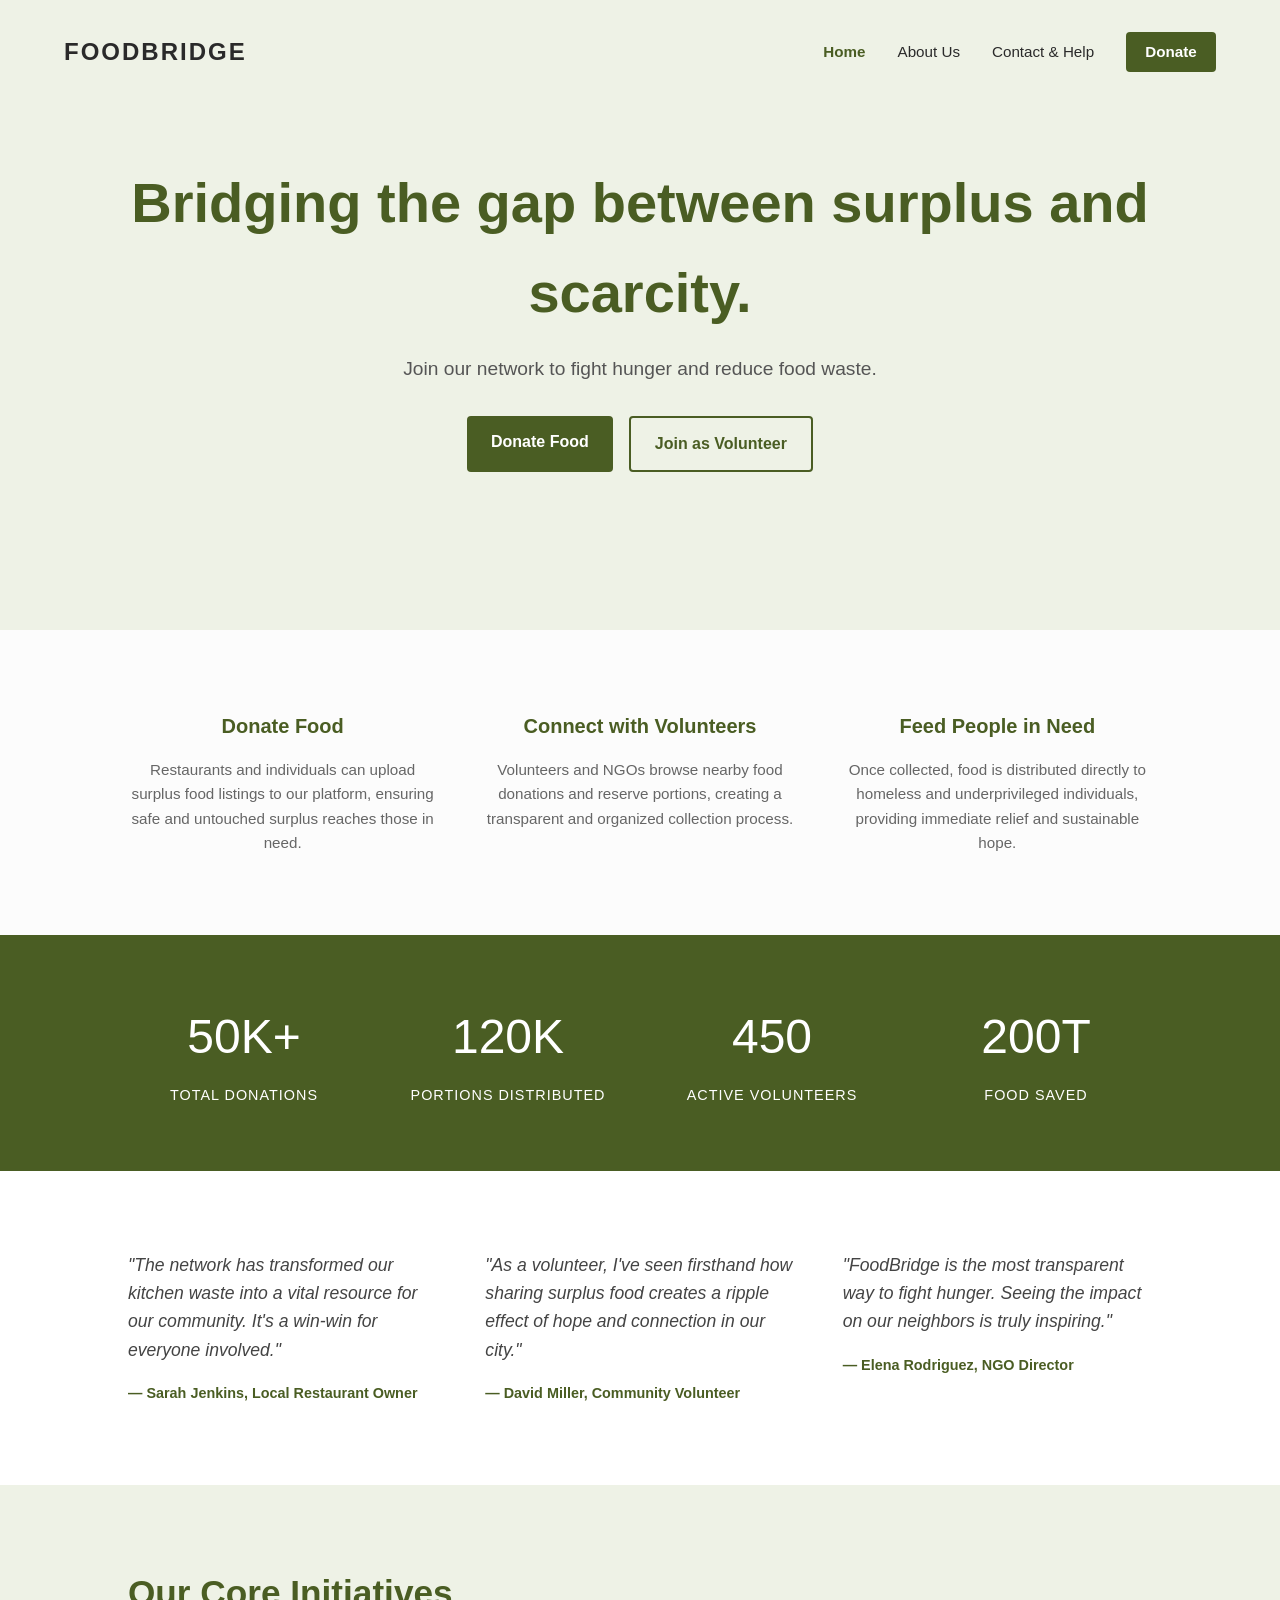
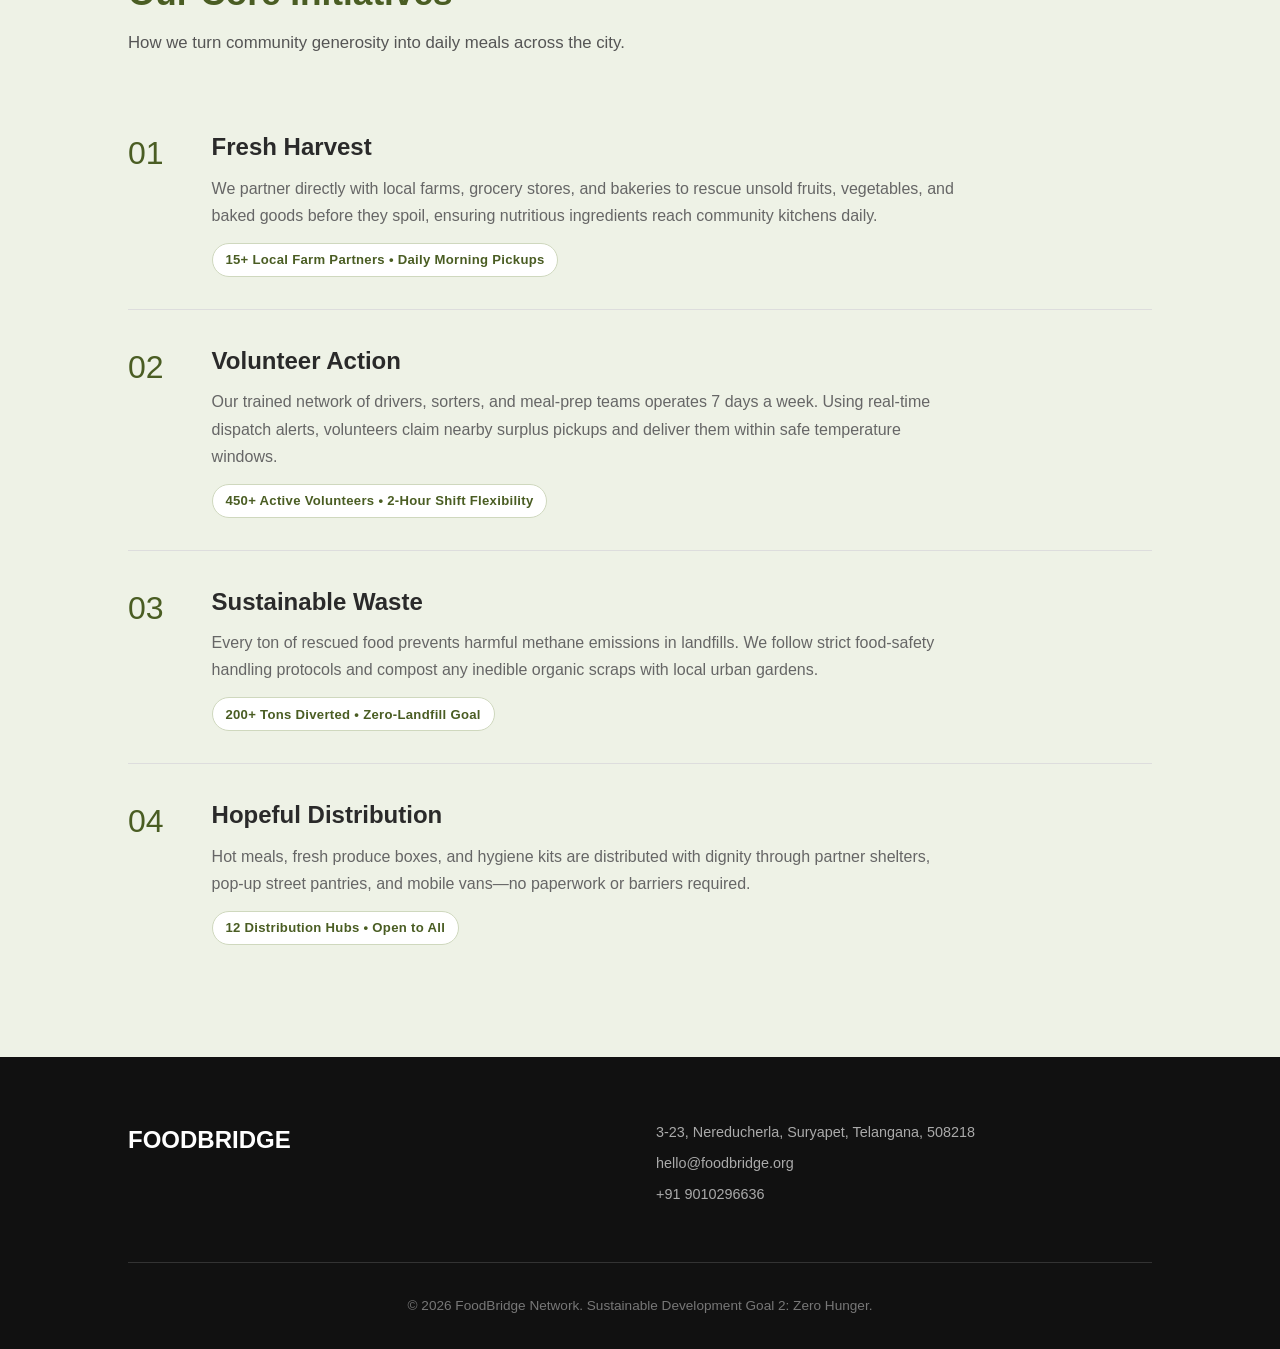
<file: index.html>
<!DOCTYPE html>
<html lang="en">
<head>
    <meta charset="UTF-8">
    <meta name="viewport" content="width=device-width, initial-scale=1.0">
    <title>FoodBridge | Zero Hunger</title>
    <link rel="stylesheet" href="style.css">
</head>
<body>
   <!-- HEADER -->
    <header>
        <div class="logo">FOODBRIDGE</div>
        <nav>
            <a href="index.html" class="active">Home</a>
            <a href="about.html">About Us</a>
            <a href="contact.html">Contact & Help</a>
            <a href="#donate" class="btn-nav">Donate</a>
        </nav>
    </header>

    <!-- HERO SECTION -->
    <section class="hero">
        <div class="hero-content">
            <h1>Bridging the gap between surplus and scarcity.</h1>
            <p>Join our network to fight hunger and reduce food waste.</p>
            
            <!-- NEW BUTTONS ADDED HERE -->
            <div class="hero-buttons">
                <a href="#donate" class="btn">Donate Food</a>
                <a href="#volunteer" class="btn-outline">Join as Volunteer</a>
            </div>
        </div>
    </section>
   <!-- DONATE FOOD MODAL -->
    <div id="donateModal" class="modal">
        <div class="modal-content">
            <span class="close-btn">&times;</span>
            <h2>Donate Food</h2>
            <p>Please provide your details so we can coordinate the pickup or drop-off.</p>
            
            <!-- UPDATED FORMSPREE LINK HERE -->
            <form action="https://formspree.io/f/mljjlggb" method="POST">
                <input type="hidden" name="form_type" value="Food Donation">
                <input type="text" name="name" placeholder="Full Name or Business Name" required>
                <input type="email" name="email" placeholder="Email Address" required>
                <input type="tel" name="phone" placeholder="Phone Number" required>
                <textarea name="food_details" placeholder="What type of food are you donating?" required></textarea>
                <button type="submit" class="btn">Submit Donation Info</button>
            </form>
        </div>
    </div>

    <!-- JOIN AS VOLUNTEER MODAL -->
    <div id="volunteerModal" class="modal">
        <div class="modal-content">
            <span class="close-btn">&times;</span>
            <h2>Join Our Team</h2>
            <p>Sign up to volunteer and help us distribute food.</p>
            
            <!-- UPDATED FORMSPREE LINK HERE -->
            <form action="https://formspree.io/f/mljjlggb" method="POST">
                <input type="hidden" name="form_type" value="Volunteer Application">
                <input type="text" name="name" placeholder="Full Name" required>
                <input type="email" name="email" placeholder="Email Address" required>
                <input type="tel" name="phone" placeholder="Phone Number" required>
                <textarea name="availability" placeholder="When are you available?" required></textarea>
                <textarea name="skills" placeholder="Any specific skills?"></textarea>
                <button type="submit" class="btn">Submit Volunteer Form</button>
            </form>
        </div>
    </div>

    <!-- HOW IT WORKS SECTION -->
    <section class="features">
        <div class="feature-box">
            <h5>Donate Food</h5>
            <p>Restaurants and individuals can upload surplus food listings to our platform, ensuring safe and untouched surplus reaches those in need.</p>
        </div>
        <div class="feature-box">
            <h5>Connect with Volunteers</h5>
            <p>Volunteers and NGOs browse nearby food donations and reserve portions, creating a transparent and organized collection process.</p>
        </div>
        <div class="feature-box">
            <h5>Feed People in Need</h5>
            <p>Once collected, food is distributed directly to homeless and underprivileged individuals, providing immediate relief and sustainable hope.</p>
        </div>
    </section>

    <!-- IMPACT STATS -->
    <section class="stats">
        <div>
            <h2>50K+</h2>
            <p>Total Donations</p>
        </div>
        <div>
            <h2>120K</h2>
            <p>Portions Distributed</p>
        </div>
        <div>
            <h2>450</h2>
            <p>Active Volunteers</p>
        </div>
        <div>
            <h2>200T</h2>
            <p>Food Saved</p>
        </div>
    </section>

    <!-- TESTIMONIALS -->
    <section class="testimonials">
        <div class="quote">
            <p>"The network has transformed our kitchen waste into a vital resource for our community. It's a win-win for everyone involved."</p>
            <span>— Sarah Jenkins, Local Restaurant Owner</span>
        </div>
        <div class="quote">
            <p>"As a volunteer, I've seen firsthand how sharing surplus food creates a ripple effect of hope and connection in our city."</p>
            <span>— David Miller, Community Volunteer</span>
        </div>
        <div class="quote">
            <p>"FoodBridge is the most transparent way to fight hunger. Seeing the impact on our neighbors is truly inspiring."</p>
            <span>— Elena Rodriguez, NGO Director</span>
        </div>
    </section>

<!-- GALLERY / INITIATIVES -->
    <section class="initiatives">
        <div class="section-header">
            <h2>Our Core Initiatives</h2>
            <p>How we turn community generosity into daily meals across the city.</p>
        </div>

        <div class="initiative-card">
            <div class="number">01</div>
            <div class="text">
                <h3>Fresh Harvest</h3>
                <p>We partner directly with local farms, grocery stores, and bakeries to rescue unsold fruits, vegetables, and baked goods before they spoil, ensuring nutritious ingredients reach community kitchens daily.</p>
                <span class="tag">15+ Local Farm Partners • Daily Morning Pickups</span>
            </div>
        </div>

        <div class="initiative-card">
            <div class="number">02</div>
            <div class="text">
                <h3>Volunteer Action</h3>
                <p>Our trained network of drivers, sorters, and meal-prep teams operates 7 days a week. Using real-time dispatch alerts, volunteers claim nearby surplus pickups and deliver them within safe temperature windows.</p>
                <span class="tag">450+ Active Volunteers • 2-Hour Shift Flexibility</span>
            </div>
        </div>

        <div class="initiative-card">
            <div class="number">03</div>
            <div class="text">
                <h3>Sustainable Waste</h3>
                <p>Every ton of rescued food prevents harmful methane emissions in landfills. We follow strict food-safety handling protocols and compost any inedible organic scraps with local urban gardens.</p>
                <span class="tag">200+ Tons Diverted • Zero-Landfill Goal</span>
            </div>
        </div>

        <div class="initiative-card">
            <div class="number">04</div>
            <div class="text">
                <h3>Hopeful Distribution</h3>
                <p>Hot meals, fresh produce boxes, and hygiene kits are distributed with dignity through partner shelters, pop-up street pantries, and mobile vans—no paperwork or barriers required.</p>
                <span class="tag">12 Distribution Hubs • Open to All</span>
            </div>
        </div>
    </section>
   <!-- FOOTER -->
    <footer>
        <div class="footer-grid">
            <div class="brand">
                <h2>FOODBRIDGE</h2>
            </div>
            <div class="contact">
                <p>3-23, Nereducherla, Suryapet, Telangana, 508218</p>
                <p><a href="mailto:hello@foodbridge.org">hello@foodbridge.org</a></p>
                <p><a href="tel:+919010296636">+91 9010296636</a></p>
            </div>
        </div>
        <div class="copyright">
            <p>&copy; 2026 FoodBridge Network. Sustainable Development Goal 2: Zero Hunger.</p>
        </div>
    </footer>

    <!-- Connects your JavaScript -->
    <script src="script.js"></script>
</body>
</html>
</file>
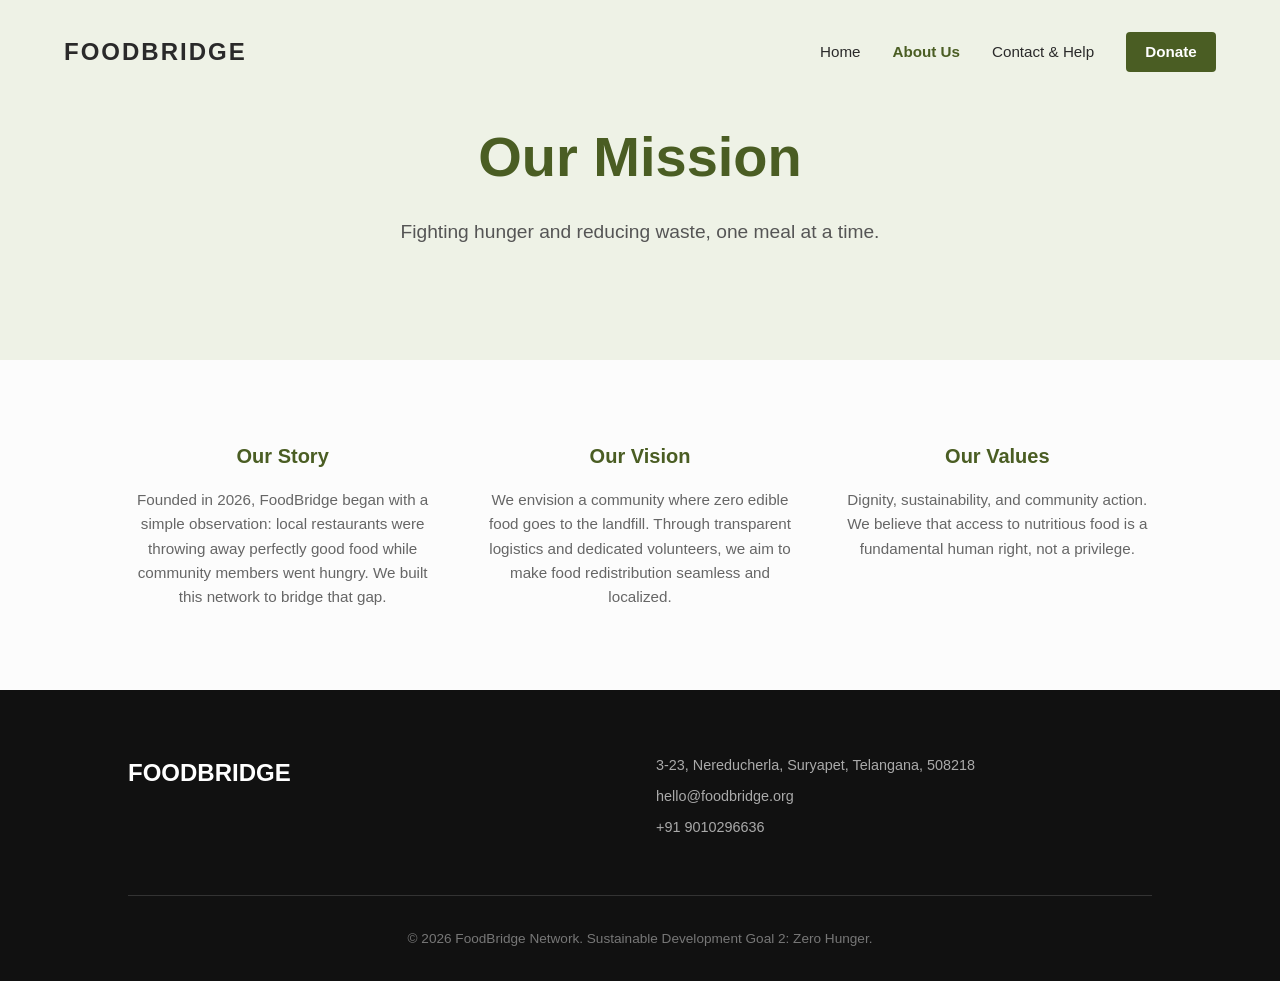
<file: about.html>
<!DOCTYPE html>
<html lang="en">
<head>
    <meta charset="UTF-8">
    <meta name="viewport" content="width=device-width, initial-scale=1.0">
    <title>About Us | FoodBridge</title>
    <link rel="stylesheet" href="style.css">
</head>
<body>
    <!-- HEADER -->
    <header>
        <div class="logo">FOODBRIDGE</div>
        <nav>
            <a href="index.html">Home</a>
            <a href="about.html" class="active">About Us</a>
            <a href="contact.html">Contact & Help</a>
            <a href="index.html#donate" class="btn-nav">Donate</a>
        </nav>
    </header>

    <!-- HERO SECTION (Shorter for internal pages) -->
    <section class="hero" style="height: 40vh;">
        <div class="hero-content">
            <h1>Our Mission</h1>
            <p>Fighting hunger and reducing waste, one meal at a time.</p>
        </div>
    </section>

    <!-- ABOUT CONTENT -->
    <section class="features">
        <div class="feature-box">
            <h5>Our Story</h5>
            <p>Founded in 2026, FoodBridge began with a simple observation: local restaurants were throwing away perfectly good food while community members went hungry. We built this network to bridge that gap.</p>
        </div>
        <div class="feature-box">
            <h5>Our Vision</h5>
            <p>We envision a community where zero edible food goes to the landfill. Through transparent logistics and dedicated volunteers, we aim to make food redistribution seamless and localized.</p>
        </div>
        <div class="feature-box">
            <h5>Our Values</h5>
            <p>Dignity, sustainability, and community action. We believe that access to nutritious food is a fundamental human right, not a privilege.</p>
        </div>
    </section>

    <!-- FOOTER -->
    <footer>
        <div class="footer-grid">
            <div class="brand">
                <h2>FOODBRIDGE</h2>
            </div>
            <div class="contact">
                <p>3-23, Nereducherla, Suryapet, Telangana, 508218</p>
                <p><a href="mailto:hello@foodbridge.org">hello@foodbridge.org</a></p>
                <p><a href="tel:+919010296636">+91 9010296636</a></p>
            </div>
        </div>
        <div class="copyright">
            <p>&copy; 2026 FoodBridge Network. Sustainable Development Goal 2: Zero Hunger.</p>
        </div>
    </footer>

    <script src="script.js"></script>
</body>
</html>
</file>
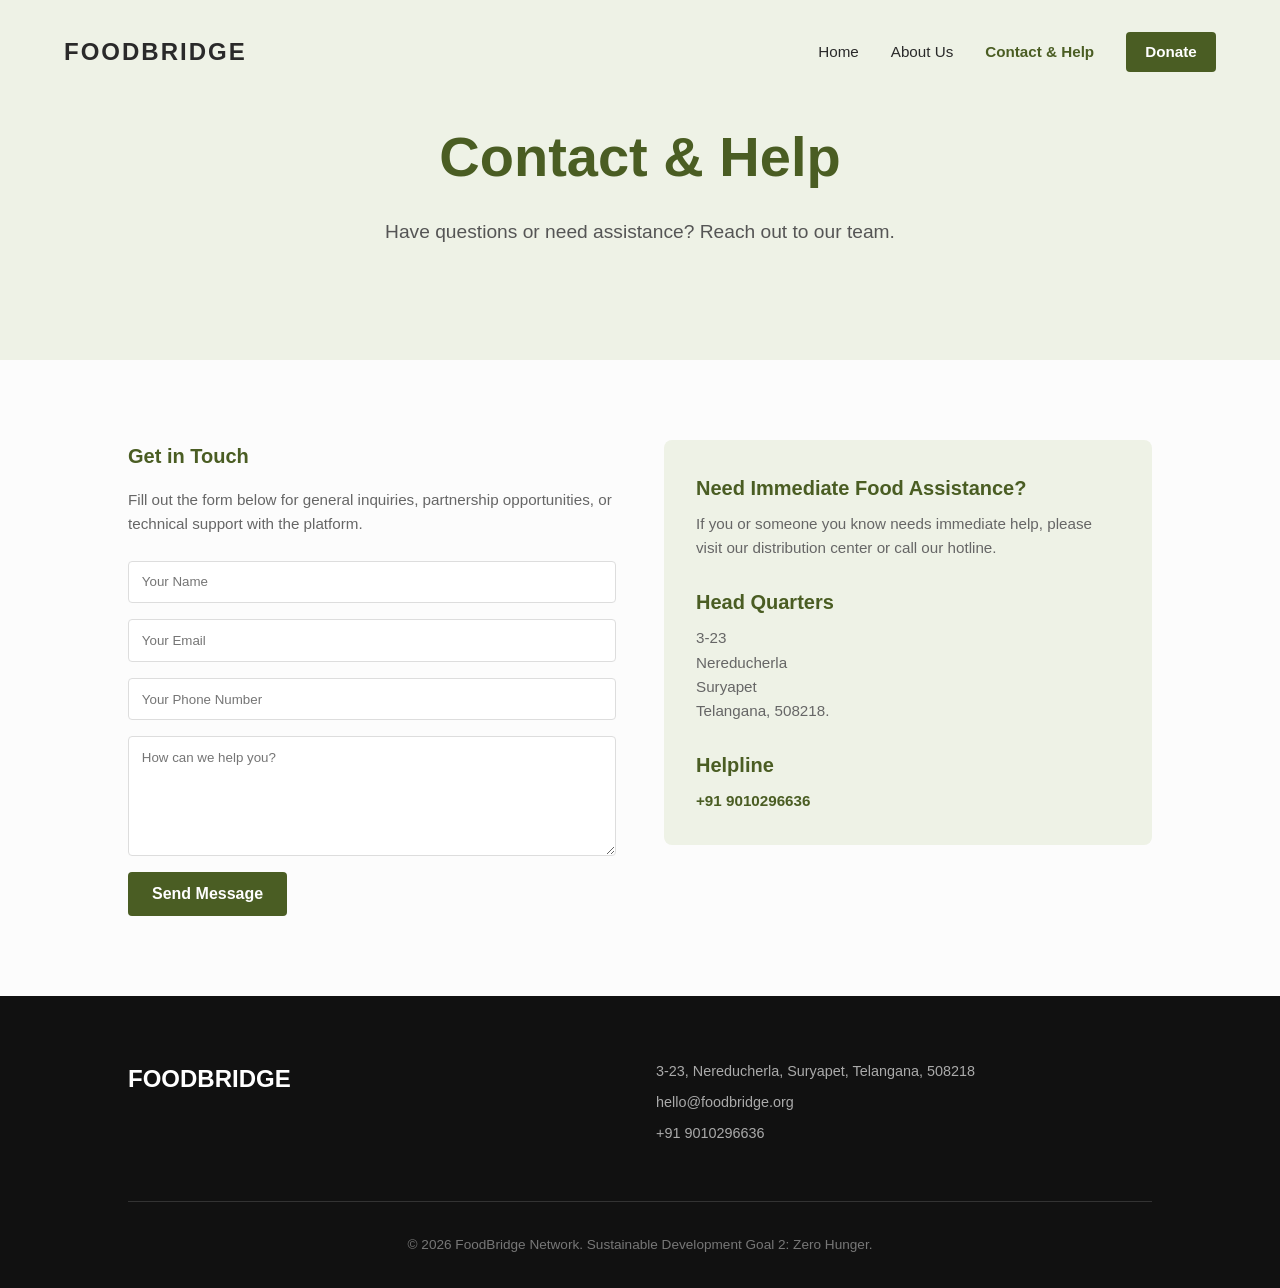
<file: contact.html>
<!DOCTYPE html>
<html lang="en">
<head>
    <meta charset="UTF-8">
    <meta name="viewport" content="width=device-width, initial-scale=1.0">
    <title>Contact & Help | FoodBridge</title>
    <link rel="stylesheet" href="style.css">
</head>
<body>
    <!-- HEADER -->
    <header>
        <div class="logo">FOODBRIDGE</div>
        <nav>
            <a href="index.html">Home</a>
            <a href="about.html">About Us</a>
            <a href="contact.html" class="active">Contact & Help</a>
            <a href="index.html#donate" class="btn-nav">Donate</a>
        </nav>
    </header>

    <!-- HERO SECTION -->
    <section class="hero" style="height: 40vh;">
        <div class="hero-content">
            <h1>Contact & Help</h1>
            <p>Have questions or need assistance? Reach out to our team.</p>
        </div>
    </section>

    <!-- CONTACT FORM & INFO -->
    <section class="features" style="grid-template-columns: 1fr 1fr; align-items: start;">
        <div class="feature-box" style="text-align: left;">
            <h5>Get in Touch</h5>
            <p style="margin-bottom: 1.5rem;">Fill out the form below for general inquiries, partnership opportunities, or technical support with the platform.</p>
            
            <form action="https://formspree.io/f/mljjlggb" method="POST" style="display: flex; flex-direction: column; gap: 1rem;">
                <input type="hidden" name="form_type" value="General Contact">
                <input type="text" name="name" placeholder="Your Name" required style="padding: 0.8rem; border: 1px solid #ddd; border-radius: 4px;">
                <input type="email" name="email" placeholder="Your Email" required style="padding: 0.8rem; border: 1px solid #ddd; border-radius: 4px;">
                
                <!-- NEW PHONE NUMBER BOX -->
                <input type="tel" name="phone" placeholder="Your Phone Number" required style="padding: 0.8rem; border: 1px solid #ddd; border-radius: 4px;">
                
                <textarea name="message" placeholder="How can we help you?" required style="padding: 0.8rem; border: 1px solid #ddd; border-radius: 4px; min-height: 120px;"></textarea>
                <button type="submit" class="btn" style="width: fit-content;">Send Message</button>
            </form>
        </div>
        
        <div class="feature-box" style="text-align: left; background: var(--light-accent); padding: 2rem; border-radius: 8px;">
            <h5 style="margin-bottom: 0.5rem;">Need Immediate Food Assistance?</h5>
            <p>If you or someone you know needs immediate help, please visit our distribution center or call our hotline.</p>
            <br>
            <h5 style="margin-bottom: 0.5rem;">Head Quarters</h5>
            <p>3-23<br>Nereducherla<br>Suryapet<br>Telangana, 508218.</p>
            <br>
            <h5 style="margin-bottom: 0.5rem;">Helpline</h5>
            <p>
                <a href="tel:+919010296636" style="color: var(--accent-color); font-weight: bold; text-decoration: none;">
                    +91 9010296636
                </a>
            </p>
        </div>
    </section>

    <!-- FOOTER -->
    <footer>
        <div class="footer-grid">
            <div class="brand">
                <h2>FOODBRIDGE</h2>
            </div>
            <div class="contact">
                <p>3-23, Nereducherla, Suryapet, Telangana, 508218</p>
                <p><a href="mailto:hello@foodbridge.org">hello@foodbridge.org</a></p>
                <p><a href="tel:+919010296636">+91 9010296636</a></p>
            </div>
        </div>
        <div class="copyright">
            <p>&copy; 2026 FoodBridge Network. Sustainable Development Goal 2: Zero Hunger.</p>
        </div>
    </footer>

    <script src="script.js"></script>
</body>
</html>
</file>
<file: style.css>
:root {
    --bg-color: #fcfcfc;
    --text-color: #2a2a2a;
    --accent-color: #4a5d23; /* Earthy Green */
    --light-accent: #eef2e6;
}

* {
    margin: 0;
    padding: 0;
    box-sizing: border-box;
    font-family: "Helvetica Neue", Helvetica, Arial, sans-serif;
}

body {
    background-color: var(--bg-color);
    color: var(--text-color);
    line-height: 1.6;
}

/* ---------------- HEADER & NAVIGATION ---------------- */
header {
    display: flex;
    justify-content: space-between;
    align-items: center;
    padding: 2rem 5%;
    background: transparent;
    position: fixed;
    width: 100%;
    top: 0;
    z-index: 500;
}

.logo {
    font-size: 1.5rem;
    font-weight: 700;
    letter-spacing: 2px;
}

nav {
    display: flex;
    align-items: center;
}

nav a {
    text-decoration: none;
    color: var(--text-color);
    margin-left: 2rem;
    font-size: 0.95rem;
    transition: color 0.3s ease;
}

nav a.active, nav a:hover {
    color: var(--accent-color);
    font-weight: bold;
}

/* Top Nav Donate Button */
.btn-nav {
    background-color: var(--accent-color);
    color: white !important;
    padding: 0.5rem 1.2rem;
    border-radius: 4px;
    font-weight: bold !important;
}

.btn-nav:hover {
    background-color: #3a4a1c;
}

/* ---------------- HERO SECTION ---------------- */
.hero {
    height: 70vh;
    display: flex;
    align-items: center;
    justify-content: center;
    text-align: center;
    background-color: var(--light-accent);
    padding: 0 5%;
    margin-top: 0; 
}

.hero h1 {
    font-size: 3.5rem;
    margin-bottom: 1rem;
    color: var(--accent-color);
}

.hero p {
    font-size: 1.2rem;
    color: #555;
}

/* Hero Buttons */
.hero-buttons {
    margin-top: 2rem;
    display: flex;
    gap: 1rem;
    justify-content: center;
}

.btn {
    background-color: var(--accent-color);
    color: white;
    padding: 0.8rem 1.5rem;
    text-decoration: none;
    font-weight: bold;
    border-radius: 4px;
    border: none;
    cursor: pointer;
    font-size: 1rem;
    transition: background-color 0.3s ease;
}

.btn:hover {
    background-color: #3a4a1c;
}

.btn-outline {
    background-color: transparent;
    color: var(--accent-color);
    padding: 0.8rem 1.5rem;
    text-decoration: none;
    font-weight: bold;
    border-radius: 4px;
    border: 2px solid var(--accent-color);
    transition: all 0.3s ease;
}

.btn-outline:hover {
    background-color: var(--accent-color);
    color: white;
}

/* ---------------- MAIN SECTIONS ---------------- */
.features {
    display: grid;
    grid-template-columns: repeat(auto-fit, minmax(300px, 1fr));
    gap: 3rem;
    padding: 5rem 10%;
    text-align: center;
}

.feature-box h5 {
    font-size: 1.25rem;
    margin-bottom: 1rem;
    color: var(--accent-color);
}

.feature-box p {
    font-size: 0.95rem;
    color: #666;
}

.stats {
    display: grid;
    grid-template-columns: repeat(auto-fit, minmax(200px, 1fr));
    background-color: var(--accent-color);
    color: white;
    padding: 4rem 10%;
    text-align: center;
    gap: 2rem;
}

.stats h2 {
    font-size: 3rem;
    font-weight: 300;
    margin-bottom: 0.5rem;
}

.stats p {
    font-size: 0.9rem;
    text-transform: uppercase;
    letter-spacing: 1px;
}

.testimonials {
    display: grid;
    grid-template-columns: repeat(auto-fit, minmax(300px, 1fr));
    gap: 3rem;
    padding: 5rem 10%;
    background-color: #fff;
}

.quote p {
    font-size: 1.1rem;
    font-style: italic;
    margin-bottom: 1rem;
    color: #444;
}

.quote span {
    font-size: 0.9rem;
    font-weight: bold;
    color: var(--accent-color);
}

/* ---------------- EXPANDED INITIATIVES ---------------- */
.initiatives {
    padding: 5rem 10%;
    background-color: var(--light-accent);
}

.section-header {
    margin-bottom: 2.5rem;
}

.section-header h2 {
    font-size: 2.2rem;
    color: var(--accent-color);
    margin-bottom: 0.5rem;
}

.section-header p {
    color: #555;
    font-size: 1.05rem;
}

.initiative-card {
    display: flex;
    align-items: flex-start;
    padding: 2rem 0;
    border-bottom: 1px solid #ddd;
}

.initiative-card:last-child {
    border-bottom: none;
}

.initiative-card .number {
    font-size: 2rem;
    font-weight: 300;
    color: var(--accent-color);
    margin-right: 3rem;
}

.initiative-card .text {
    max-width: 750px;
}

.initiative-card h3 {
    font-size: 1.5rem;
    margin-bottom: 0.25rem;
}

.initiative-card .text p {
    color: #666;
    margin-top: 0.5rem;
    margin-bottom: 0.85rem;
    line-height: 1.7;
}

.initiative-card .tag {
    display: inline-block;
    background-color: #ffffff;
    color: var(--accent-color);
    border: 1px solid #cfd8be;
    padding: 0.35rem 0.8rem;
    border-radius: 20px;
    font-size: 0.82rem;
    font-weight: 600;
    letter-spacing: 0.3px;
}

/* ---------------- FOOTER ---------------- */
footer {
    padding: 4rem 10% 2rem;
    background-color: #111;
    color: #fff;
}

.footer-grid {
    display: grid;
    grid-template-columns: repeat(auto-fit, minmax(250px, 1fr));
    gap: 2rem;
    margin-bottom: 3rem;
}

.footer-grid p, .footer-grid a {
    color: #aaa;
    text-decoration: none;
    font-size: 0.9rem;
    margin-bottom: 0.5rem;
    display: block;
}

.footer-grid a:hover {
    color: #fff;
}

.copyright {
    text-align: center;
    border-top: 1px solid #333;
    padding-top: 2rem;
    font-size: 0.85rem;
    color: #777;
}

/* ---------------- POPUP MODALS (Forms) ---------------- */
.modal {
    display: none;
    position: fixed;
    z-index: 1000;
    left: 0;
    top: 0;
    width: 100%;
    height: 100%;
    background-color: rgba(0, 0, 0, 0.6);
    align-items: center;
    justify-content: center;
}

.modal-content {
    background-color: #fff;
    padding: 2.5rem;
    border-radius: 8px;
    width: 90%;
    max-width: 500px;
    position: relative;
    box-shadow: 0 4px 20px rgba(0,0,0,0.2);
}

.modal-content h2 {
    color: var(--accent-color);
    margin-bottom: 0.5rem;
}

.close-btn {
    position: absolute;
    top: 15px;
    right: 20px;
    font-size: 1.8rem;
    cursor: pointer;
    color: #888;
    transition: color 0.3s;
}

.close-btn:hover {
    color: #333;
}

.modal-content form {
    display: flex;
    flex-direction: column;
    gap: 1rem;
    margin-top: 1.5rem;
}

.modal-content input, .modal-content textarea {
    width: 100%;
    padding: 0.8rem;
    border: 1px solid #ddd;
    border-radius: 4px;
    font-size: 1rem;
}

.modal-content textarea {
    resize: vertical;
    min-height: 100px;
}
/* ---------------- MOBILE RESPONSIVE DESIGN ---------------- */
@media (max-width: 768px) {
    header {
        flex-direction: column;
        padding: 1rem 5%;
        background-color: #ffffff;
        box-shadow: 0 2px 10px rgba(0,0,0,0.08);
    }

    nav {
        margin-top: 0.8rem;
        flex-wrap: wrap;
        justify-content: center;
        gap: 0.8rem;
    }

    nav a {
        margin-left: 0;
        font-size: 0.9rem;
    }

    .hero {
        padding: 7.5rem 5% 3rem; /* Extra top/bottom breathing room so header doesn't overlap */
        height: auto;
        min-height: 60vh;
    }

    .hero h1 {
        font-size: 2.1rem;
        line-height: 1.25;
    }

    .hero-buttons {
        flex-direction: column;
        width: 100%;
        max-width: 280px;
        margin: 1.5rem auto 0;
    }

    /* Makes hero buttons full width inside their container for easy thumb tapping */
    .hero-buttons .btn,
    .hero-buttons .btn-outline {
        width: 100%;
        text-align: center;
    }

    /* Stacks the Contact & Help two-column grid on mobile */
    .features {
        grid-template-columns: 1fr !important;
        padding: 3rem 6%;
        gap: 2rem;
    }

    .stats,
    .testimonials,
    .initiatives {
        padding: 3rem 6%;
    }

    .initiative-card {
        flex-direction: column;
    }

    .initiative-card .number {
        margin-bottom: 0.5rem;
    }

    /* Keeps popup forms scrollable when the mobile keyboard pops up */
    .modal-content {
        padding: 1.75rem 1.25rem;
        width: 92%;
        max-height: 90vh;
        overflow-y: auto;
    }

    footer {
        padding: 3rem 6% 2rem;
    }
}
</file>
